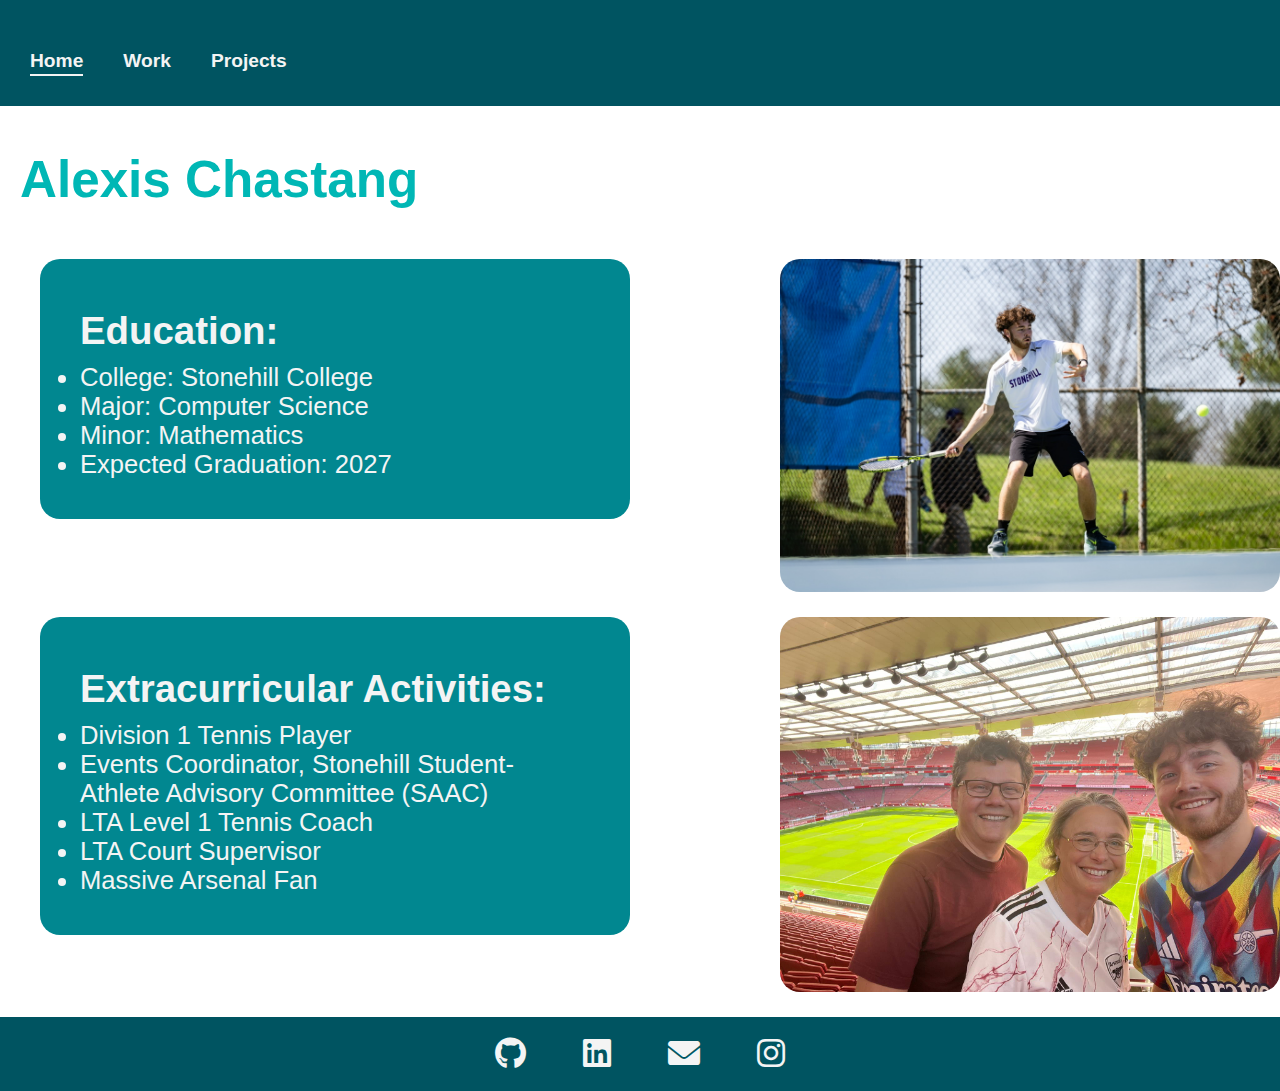
<file: index.html>
<html>
    <head>
        <meta charset="utf-8" />
        <meta name="description" content="Home Page for Alexis Chastang's Personal Website" />
        <meta name="viewport" content="width=device-width, initial-scale=1.0" />
        <title>Alexis Chastang's Personal Website Home Page</title>

        <link href="styles.css" rel="stylesheet" />
        <!-- Font Awesome CDN for contact icons -->
        <link rel="stylesheet" href="https://cdnjs.cloudflare.com/ajax/libs/font-awesome/6.0.0-beta3/css/all.min.css">
    </head>
    <body>
        <header>
            <nav>
                <ul>
                    <li><a href="index.html" class="active">Home</a></li>
                    <li><a href="work.html">Work</a></li>
                    <li><a href="projects.html">Projects</a></li>
                </ul>
            </nav>
        </header>
        <main>
            <h1>Alexis Chastang</h1>
            <div class="card-pair">
                <div class="card">
                    <h2>Education:</h2>
                    <ul>
                        <li>College: Stonehill College</li>
                        <li>Major: Computer Science</li>
                        <li>Minor: Mathematics</li>
                        <li>Expected Graduation: 2027</li>
                    </ul>
                </div>
                <img src="media/me.jpeg" alt="picture of Alexis Chastang in stonehill clothing hitting a forehand in a tennis match"/>
            </div>
            
            <div class="card-pair">
                <div class="card">
                    <h2>Extracurricular Activities:</h2>
                    <ul>
                        <li>Division 1 Tennis Player</li>
                        <li>Events Coordinator, Stonehill Student-Athlete Advisory Committee (SAAC)</li>
                        <li>LTA Level 1 Tennis Coach</li>
                        <li>LTA Court Supervisor</li>
                        <li>Massive Arsenal Fan</li>
                    </ul>
                </div>
                <img src="media/arsenal.jpg" alt="picture of Alexis Chastang alongside his parents at Emirates Stadium before an Arsenal game in London"/>
            </div>
            
        </main>
        <footer>
            <a href="https://github.com/achastang" target="_blank"><i class="fab fa-github"></i></a>
            <a href="https://linkedin.com/in/alexis-chastang" target="_blank"><i class="fab fa-linkedin"></i></a>
            <a href="mailto:alexischastang2@gmail.com"><i class="fas fa-envelope"></i></a>
            <a href="https://www.instagram.com/a.chastang/" target="_blank"><i class="fab fa-instagram"></i></a>
        </footer>
    </body>
</html>
</file>
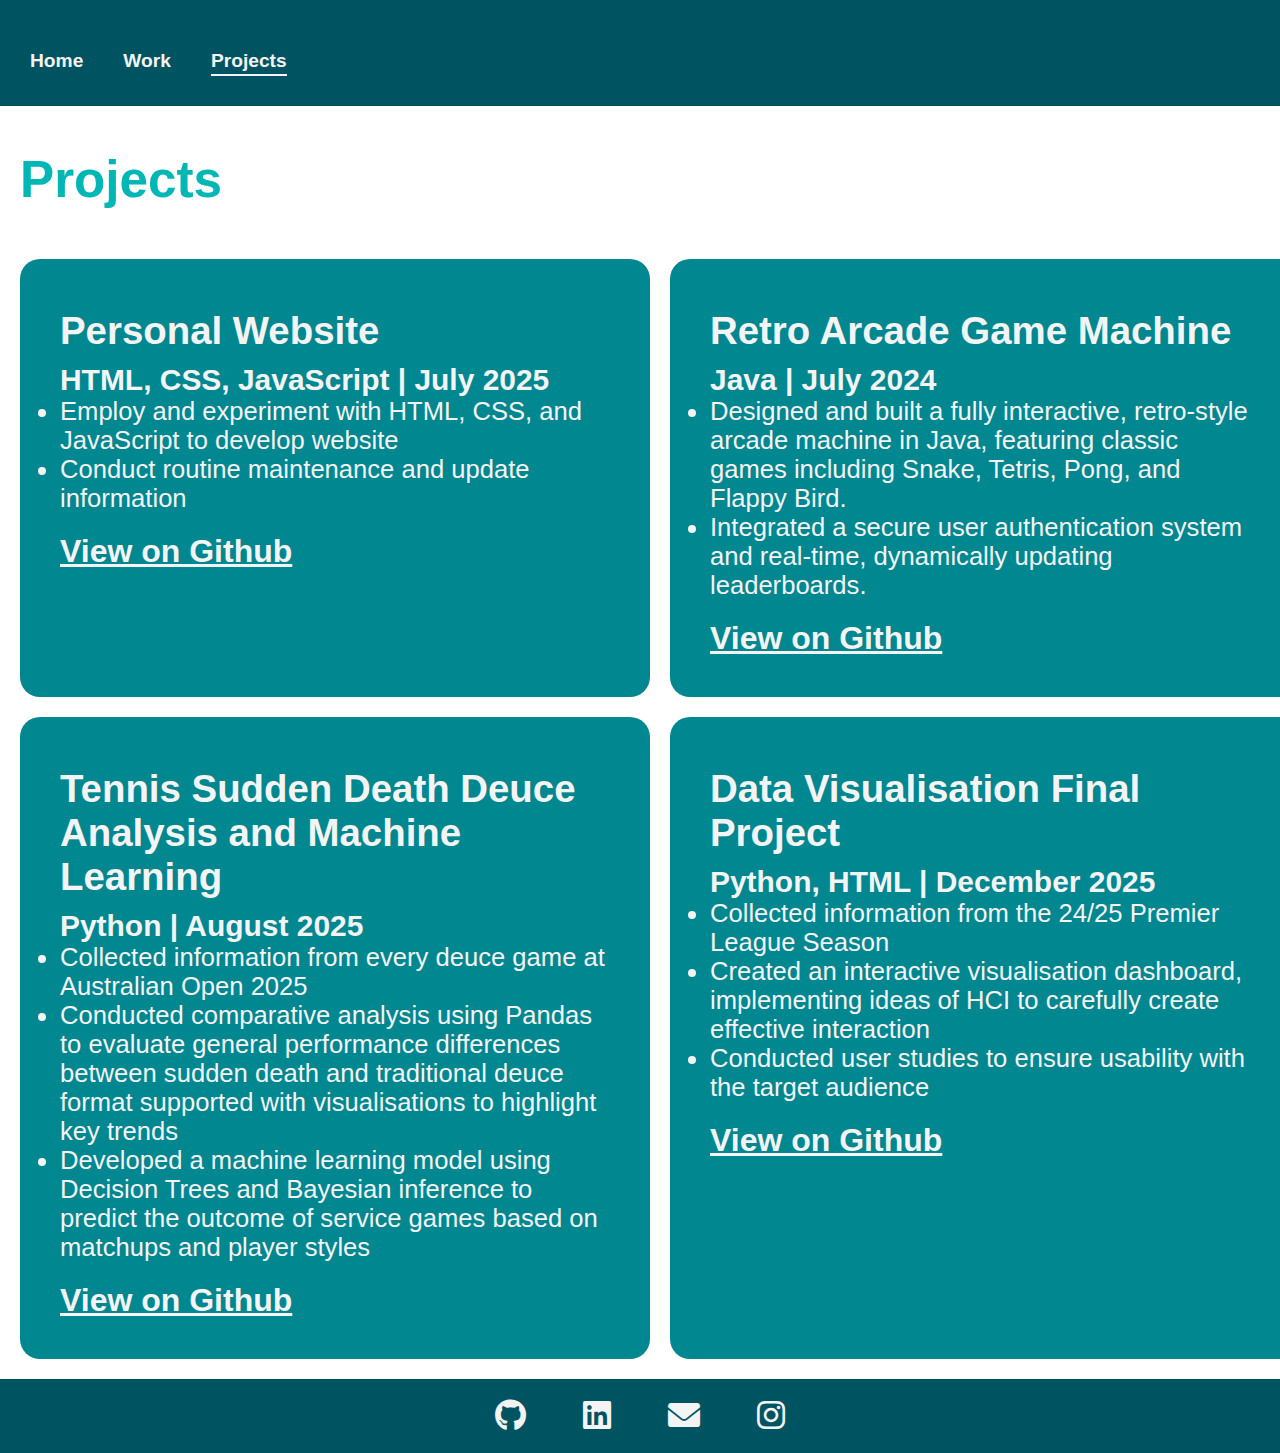
<file: projects.html>
<html>
    <head>
        <meta charset="utf-8" />
        <meta name="description" content="Projects Page for Alexis Chastang's Personal Website" />
        <meta name="viewport" content="width=device-width, initial-scale=1.0" />
        <title>Alexis Chastang's Personal Website Project Page</title>

        <link href="styles.css" rel="stylesheet" />
        <!-- Font Awesome CDN for contact icons -->
        <link rel="stylesheet" href="https://cdnjs.cloudflare.com/ajax/libs/font-awesome/6.0.0-beta3/css/all.min.css">
    </head>
    <body>
        <header>
            <nav>
                <ul>
                    <li><a href="index.html">Home</a></li>
                    <li><a href="work.html">Work</a></li>
                    <li><a href="projects.html" class="active">Projects</a></li>
                </ul>
            </nav>
        </header>
        <main>
            <h1>Projects</h1>

            <div class="grid-projects">
                <div class="card">
                    <h2>Personal Website</h2>
                        <h3>HTML, CSS, JavaScript | July 2025</h3>
                            <ul>
                                <li>Employ and experiment with HTML, CSS, and JavaScript to develop website </li>
                                <li>Conduct routine maintenance and update information </li>
                            </ul>
                    <a href="https://github.com/achastang/achastang.github.io" target="_blank">View on Github</a>
                </div>
                <div class="card">
                    <h2>Retro Arcade Game Machine</h2>
                        <h3>Java | July 2024</h3>
                            <ul>
                                <li>Designed and built a fully interactive, retro-style arcade machine in Java, featuring classic games including Snake, Tetris, Pong, and Flappy Bird.</li>
                                <li>Integrated a secure user authentication system and real-time, dynamically updating leaderboards.</li>
                            </ul>         
                    <a href="https://github.com/achastang/ArcadeMenu" target="_blank">View on Github</a>
                </div>

                <div class="card">
                    <h2>Tennis Sudden Death Deuce Analysis and Machine Learning</h2>
                        <h3>Python | August 2025</h3>
                            <ul>
                                <li>Collected information from every deuce game at Australian Open 2025</li>
                                <li>Conducted comparative analysis using Pandas to evaluate general performance differences between sudden death and traditional deuce format supported with visualisations to highlight key trends</li>
                                <li>Developed a machine learning model using Decision Trees and Bayesian inference to predict the outcome of service games based on matchups and player styles</li>
                            </ul>
                    <a href="https://github.com/achastang/SuddenDeathDeuce" target="_blank">View on Github</a>
                </div>

                <div class="card">
                    <h2>Data Visualisation Final Project</h2>
                    <h3>Python, HTML | December 2025</h3>
                        <ul>
                            <li>Collected information from the 24/25 Premier League Season</li>
                            <li>Created an interactive visualisation dashboard, implementing ideas of HCI to carefully create effective interaction</li>
                            <li>Conducted user studies to ensure usability with the target audience</li>
                        </ul>
                <a href="https://stonehill-csc321.github.io/assets/PremierLeague/final_vega_lite.html" target="_blank">View on Github</a>
                </div>
            </div>    
        </main>
        <footer>
            <a href="https://github.com/achastang" target="_blank"><i class="fab fa-github"></i></a>
            <a href="https://linkedin.com/in/alexis-chastang" target="_blank"><i class="fab fa-linkedin"></i></a>
            <a href="mailto:alexischastang2@gmail.com"><i class="fas fa-envelope"></i></a>
            <a href="https://www.instagram.com/a.chastang/" target="_blank"><i class="fab fa-instagram"></i></a>
        </footer>
    </body>
</html>
</file>
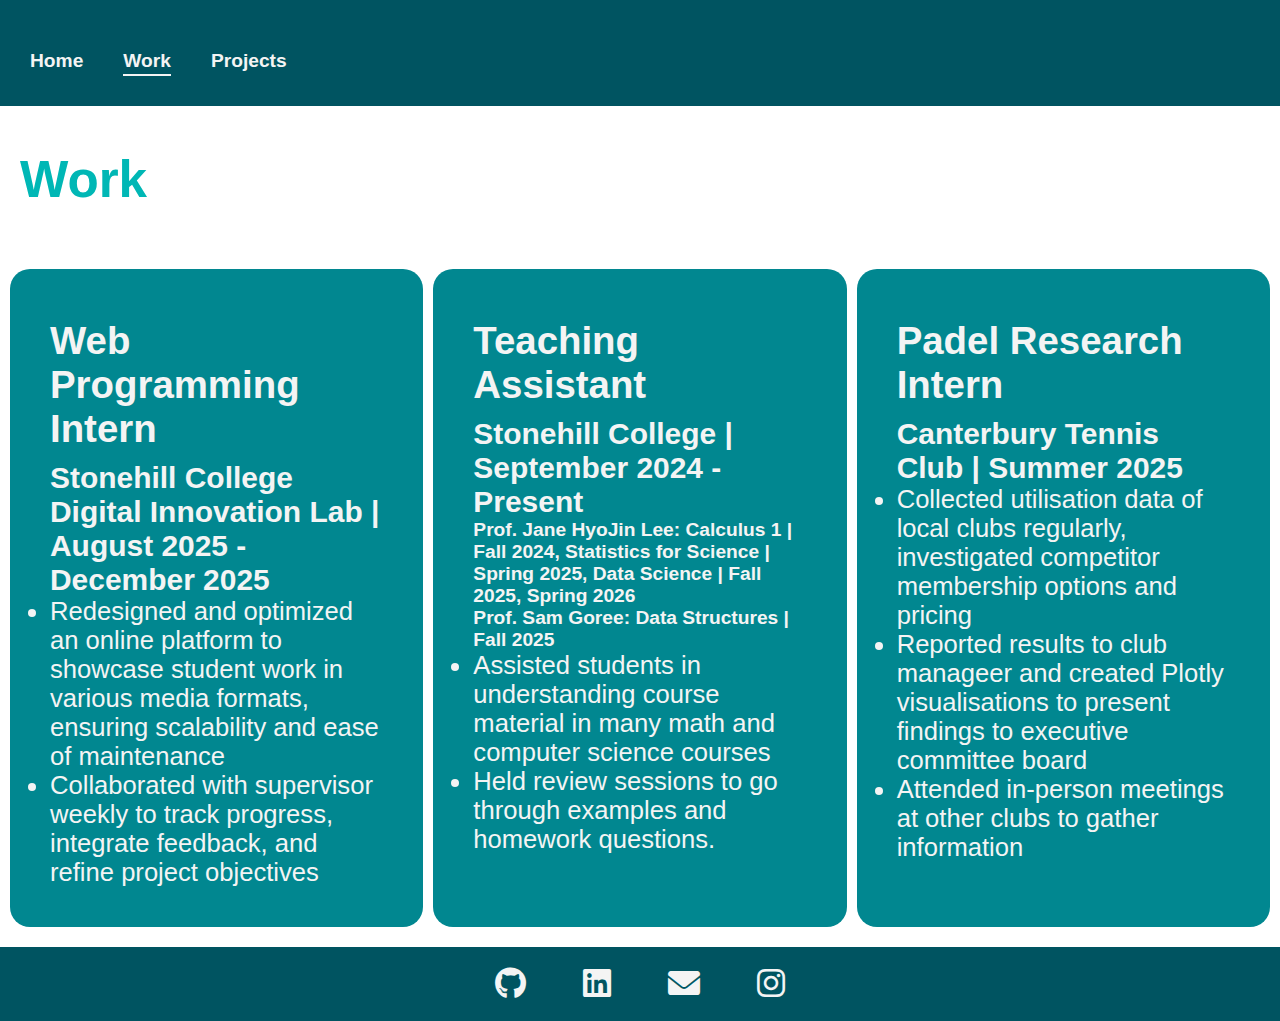
<file: work.html>
<html>
    <head>
        <meta charset="utf-8" />
        <meta name="description" content="Work Page for Alexis Chastang's Personal Website" />
        <meta name="viewport" content="width=device-width, initial-scale=1.0" />
        <title>Alexis Chastang's Personal Website Work Page</title>

        <link href="styles.css" rel="stylesheet" />
        <!-- Font Awesome CDN for contact icons -->
        <link rel="stylesheet" href="https://cdnjs.cloudflare.com/ajax/libs/font-awesome/6.0.0-beta3/css/all.min.css">
    </head>
    <body>
        <header>
            <nav>
                <ul>
                    <li><a href="index.html">Home</a></li>
                    <li><a href="work.html" class="active">Work</a></li>
                    <li><a href="projects.html">Projects</a></li>
                </ul>
            </nav>
        </header>
        <main>
            <h1>Work</h1>
                <div class="grid-work">
                    <div class="card">
                      <h2>Web Programming Intern</h2>
                      <h3>Stonehill College Digital Innovation Lab | August 2025 - December 2025</h3>
                        <ul>
                            <li>Redesigned and optimized an online platform to showcase student work in various media formats, ensuring scalability and ease of maintenance</li>
                            <li>Collaborated with supervisor weekly to track progress, integrate feedback, and refine project objectives</li>
                        </ul>
                    </div>
                    <div class="card">
                      <h2>Teaching Assistant</h2>
                      <h3>Stonehill College | September 2024 - Present</h3>
                      <h4>Prof. Jane HyoJin Lee: Calculus 1 | Fall 2024, Statistics for Science | Spring 2025, Data Science | Fall 2025, Spring 2026</h4>
                      <h4>Prof. Sam Goree: Data Structures | Fall 2025</h4>
                        <ul>
                            <li>Assisted students in understanding course material in many math and computer science courses</li>
                            <li>Held review sessions to go through examples and homework questions.</li>
                        </ul>
                    </div>
                    <div class="card"> 
                      <h2>Padel Research Intern</h2>
                      <h3>Canterbury Tennis Club | Summer 2025</h3>
                        <ul>
                            <li>Collected utilisation data of local clubs regularly, investigated competitor membership options and pricing</li>
                            <li>Reported results to club manageer and created Plotly visualisations to present findings to executive committee board</li>
                            <li>Attended in-person meetings at other clubs to gather information</li>
                        </ul>
                    </div>
            </div>
        </main>
        <footer>
            <a href="https://github.com/achastang" target="_blank"><i class="fab fa-github"></i></a>
            <a href="https://linkedin.com/in/alexis-chastang" target="_blank"><i class="fab fa-linkedin"></i></a>
            <a href="mailto:alexischastang2@gmail.com"><i class="fas fa-envelope"></i></a>
            <a href="https://www.instagram.com/a.chastang/" target="_blank"><i class="fab fa-instagram"></i></a>
        </footer>
    </body>
</html>
</file>
<file: styles.css>
:root{
    --palette-dark-teal: #005461;
    --palette-blue: #018790;
    --palette-teal: #00B7B5;
    --palette-white: #F4F4F4;
}

*{
    margin: 0;
    padding: 0;
    box-sizing: border-box;
}

body{
    font-family: 'Segoe UI', Tahoma, Geneva, Verdana, sans-serif;
    font-size: 1.6rem;
}

/* Nav Bar */

nav {
    background-color: var(--palette-dark-teal);
    padding: 30px 10px;
    position: fixed; /* always stays on screen */
    inline-size: 100%; /* full width */
}

nav ul {
    list-style: none; /* removes bullet points */
    display: flex;
    justify-content: start; /* aligns items to the left of adaptive flex box*/
}

nav ul li {
    margin: 0 20px; /* adds space between list items */
}

nav ul li a {
    color: var(--palette-white);
    text-decoration: none; /* removes underline */
    font-weight: bold;
    font-size: 1.2rem;
    padding-bottom: 2px; /* adds space for the border to be below the page titles */
}

nav ul li a:hover {
    border-bottom: 2px solid var(--palette-white); /* white line under page when hovering */
}

nav ul li a.active {
    border-bottom: 2px solid var(--palette-white); /* white line under current page */
}

/* Footer */

footer {
    background-color: var(--palette-dark-teal);
    text-align: center;
    padding: 20px 0; /* height of footer background color */
}

footer a {
    color: var(--palette-white);
    font-size: 2rem;
    margin: 0 25px; /* spacing between icons */
}

/* Main Content */

h1 {
    color: var(--palette-teal);
    padding: 150px 20px 50px; /* correct positioning for h1 titles on all pages same */
}

h2{
    padding:10px 0; /* creates space around h2 titles in cards */
}

.card { /* card class used for text chunks on all pages */
    background-color: var(--palette-blue);
    color: var(--palette-white);
    padding: 40px; /* pushes words in from the edges of the card */
    border-radius: 20px;
    max-width: 700px;
    margin-left: 40px;
    width: 100%; /* fulfils max-width */
}

.card-pair { /* paired card and image on home page to keep them inline */
    display: flex;
    align-items: flex-start; /* allows adapting of page size */
    gap: 150px; /* separates img and card */
    margin-bottom: 25px;
}

img {
    width: 500px;
    height: auto;
    border-radius: 20px;
}

.grid-projects{
    display: grid;
    grid-template-columns: repeat(2, 1fr); /* creates 2 columns of equal width for project cards */
    gap: 20px 20px;
    margin-bottom: 20px;
}

.grid-projects .card{
    max-width: 700px;
    margin-left: 20px;
}

a{
    display: inline-block; /* allows padding and margin to work on links */
    color: var(--palette-white);
    font-weight: bold;
    font-size: 2rem;
    margin-top: 20px;
}

.grid-work{
    display: grid;
    grid-template-columns: repeat(3, 1fr); /* creates 3 columns of equal width for work experience cards */
    gap: 10px;
    padding: 10px;
}

.grid-work .card{
    max-width: 475px;
    margin-left: 0;
    margin-bottom: 10px;
}

h4{
    font-size: 1.2rem;
}
/* Iphone layout */

@media (max-width: 768px) {
    .card-pair {
        flex-direction: column; /* changes to single column layout on phone */
        align-items: center;
        gap: 20px;
        inline-size: 95%;
    }

    img {
        inline-size: 95%;
        margin-top: 10px;
    }

    .card{
        margin-left: 20px;
        font-size: 1.2rem;
    }

    .grid-projects{
        display: grid;
        grid-template-columns: repeat(1, 1fr); /* single column again */
    }

    a{
        font-size: 1.2rem;
    }

    .grid-projects .card{
        inline-size: 95%;
        margin-left: 10px;
        font-size: 1rem;
    }

    .grid-work{
        display: grid;
        grid-template-columns: repeat(1, 1fr); /* single column again */
        padding: 0;
    }

    .grid-work .card{
        inline-size: 95%;
        margin-left: 10px;
        font-size: 1rem;
    }

    h4{
        font-size: 0.8rem;
    }

    h1{
        font-size: 2.4rem;
    }
}
</file>
